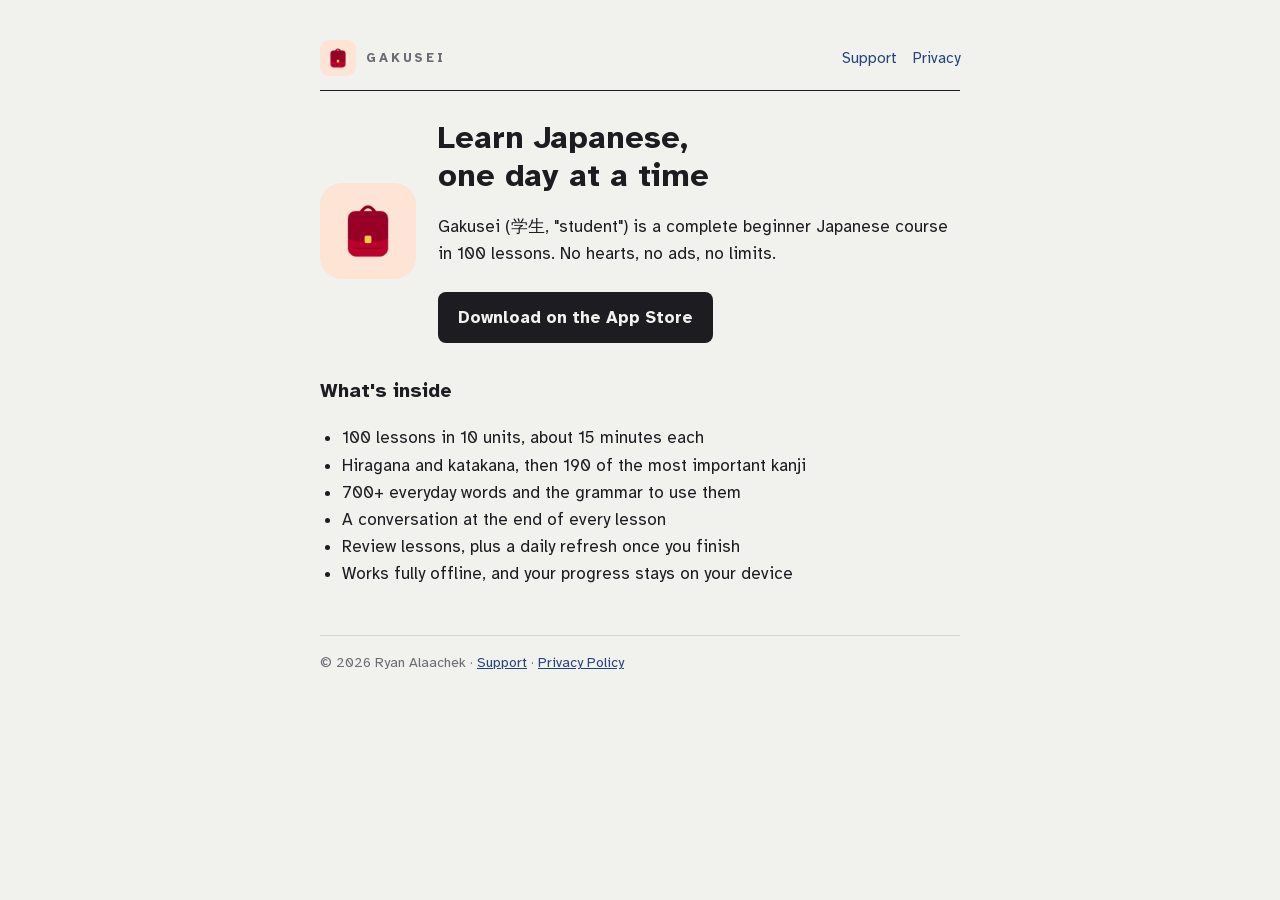
<file: index.html>
<!doctype html>
<html lang="en">
<head>
<meta charset="utf-8">
<meta name="viewport" content="width=device-width, initial-scale=1, viewport-fit=cover">
<title>Gakusei: Learn Japanese</title>
<meta name="description" content="A complete beginner Japanese course: 100 lessons, kana, 190 kanji and a conversation in every lesson. No hearts, no ads.">
<link rel="stylesheet" href="style.css">
<link rel="icon" href="icon-180.png">
</head>
<body>
<main>
  <header><a href="index.html"><img class="mark" src="icon-180.png" alt=""><span class="word">Gakusei</span></a>
    <nav><a href="support.html">Support</a><a href="privacy.html">Privacy</a></nav></header>

  <div class="hero">
    <img src="icon-512.png" alt="Gakusei app icon">
    <div>
      <h1>Learn Japanese, one day at a time</h1>
      <p>Gakusei (学生, "student") is a complete beginner Japanese course in 100 lessons. No hearts, no ads, no limits.</p>
      <a class="store" href="#">Download on the App Store</a>
    </div>
  </div>

  <h2>What's inside</h2>
  <ul>
    <li>100 lessons in 10 units, about 15 minutes each</li>
    <li>Hiragana and katakana, then 190 of the most important kanji</li>
    <li>700+ everyday words and the grammar to use them</li>
    <li>A conversation at the end of every lesson</li>
    <li>Review lessons, plus a daily refresh once you finish</li>
    <li>Works fully offline, and your progress stays on your device</li>
  </ul>

  <footer>© 2026 Ryan Alaachek · <a href="support.html">Support</a> · <a href="privacy.html">Privacy Policy</a></footer>
</main>
</body>
</html>
</file>
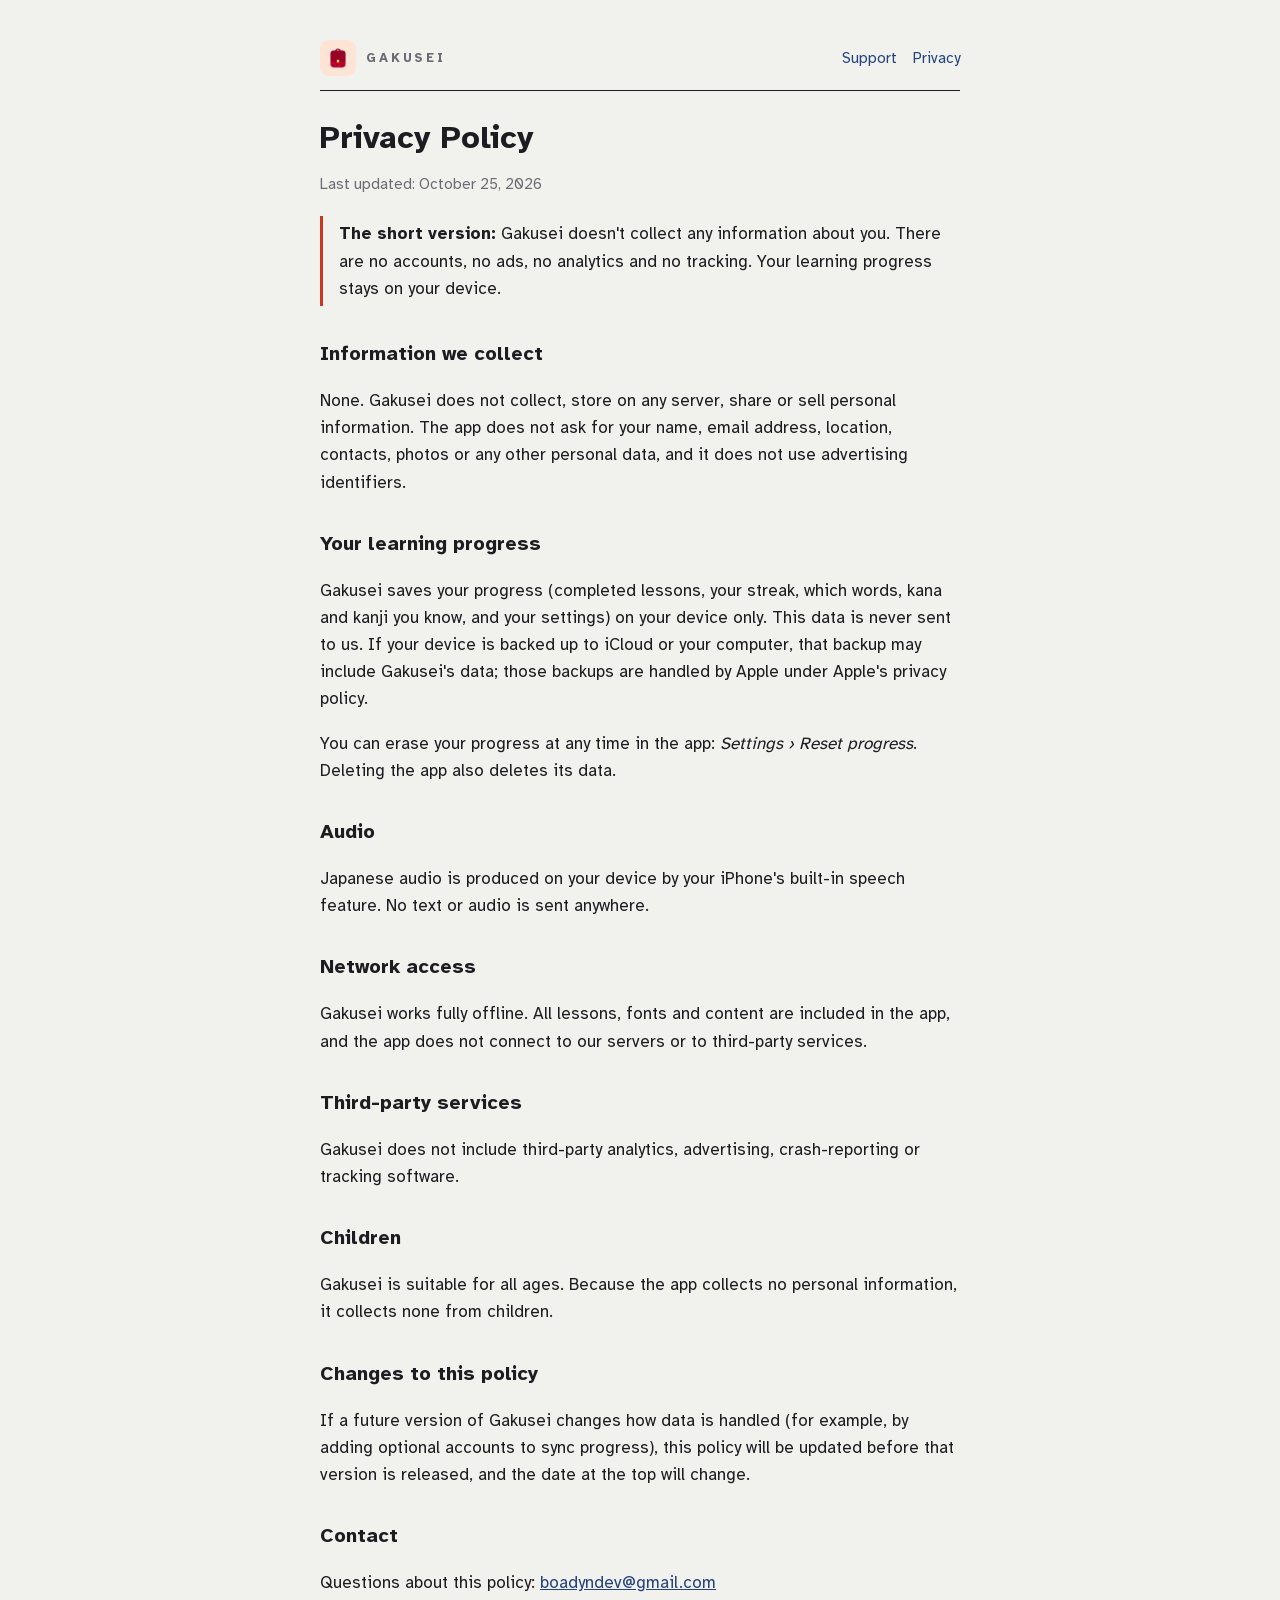
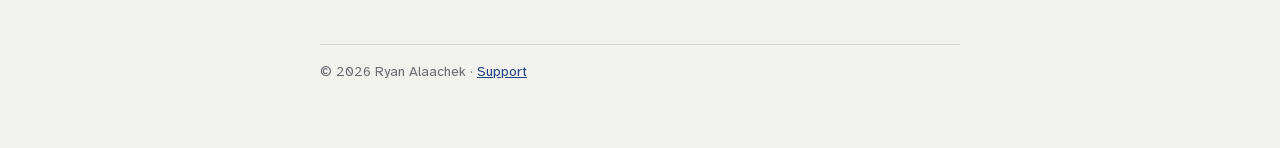
<file: privacy.html>
<!doctype html>
<html lang="en">
<head>
<meta charset="utf-8">
<meta name="viewport" content="width=device-width, initial-scale=1, viewport-fit=cover">
<title>Privacy Policy – Gakusei</title>
<meta name="description" content="Gakusei's privacy policy: Gakusei does not collect any personal data.">
<link rel="stylesheet" href="style.css">
<link rel="icon" href="icon-180.png">
</head>
<body>
<main>
  <header><a href="index.html"><img class="mark" src="icon-180.png" alt=""><span class="word">Gakusei</span></a>
    <nav><a href="support.html">Support</a><a href="privacy.html">Privacy</a></nav></header>

  <h1>Privacy Policy</h1>
  <p class="muted">Last updated: October 25, 2026</p>

  <p class="note"><strong>The short version:</strong> Gakusei doesn't collect any information about you. There are no accounts, no ads, no analytics and no tracking. Your learning progress stays on your device.</p>

  <h2>Information we collect</h2>
  <p>None. Gakusei does not collect, store on any server, share or sell personal information. The app does not ask for your name, email address, location, contacts, photos or any other personal data, and it does not use advertising identifiers.</p>

  <h2>Your learning progress</h2>
  <p>Gakusei saves your progress (completed lessons, your streak, which words, kana and kanji you know, and your settings) on your device only. This data is never sent to us. If your device is backed up to iCloud or your computer, that backup may include Gakusei's data; those backups are handled by Apple under Apple's privacy policy.</p>
  <p>You can erase your progress at any time in the app: <em>Settings › Reset progress</em>. Deleting the app also deletes its data.</p>

  <h2>Audio</h2>
  <p>Japanese audio is produced on your device by your iPhone's built-in speech feature. No text or audio is sent anywhere.</p>

  <h2>Network access</h2>
  <p>Gakusei works fully offline. All lessons, fonts and content are included in the app, and the app does not connect to our servers or to third-party services.</p>

  <h2>Third-party services</h2>
  <p>Gakusei does not include third-party analytics, advertising, crash-reporting or tracking software.</p>

  <h2>Children</h2>
  <p>Gakusei is suitable for all ages. Because the app collects no personal information, it collects none from children.</p>

  <h2>Changes to this policy</h2>
  <p>If a future version of Gakusei changes how data is handled (for example, by adding optional accounts to sync progress), this policy will be updated before that version is released, and the date at the top will change.</p>

  <h2>Contact</h2>
  <p>Questions about this policy: <a href="mailto:boadyndev@gmail.com">boadyndev@gmail.com</a></p>

  <footer>© 2026 Ryan Alaachek · <a href="support.html">Support</a></footer>
</main>
</body>
</html>
</file>
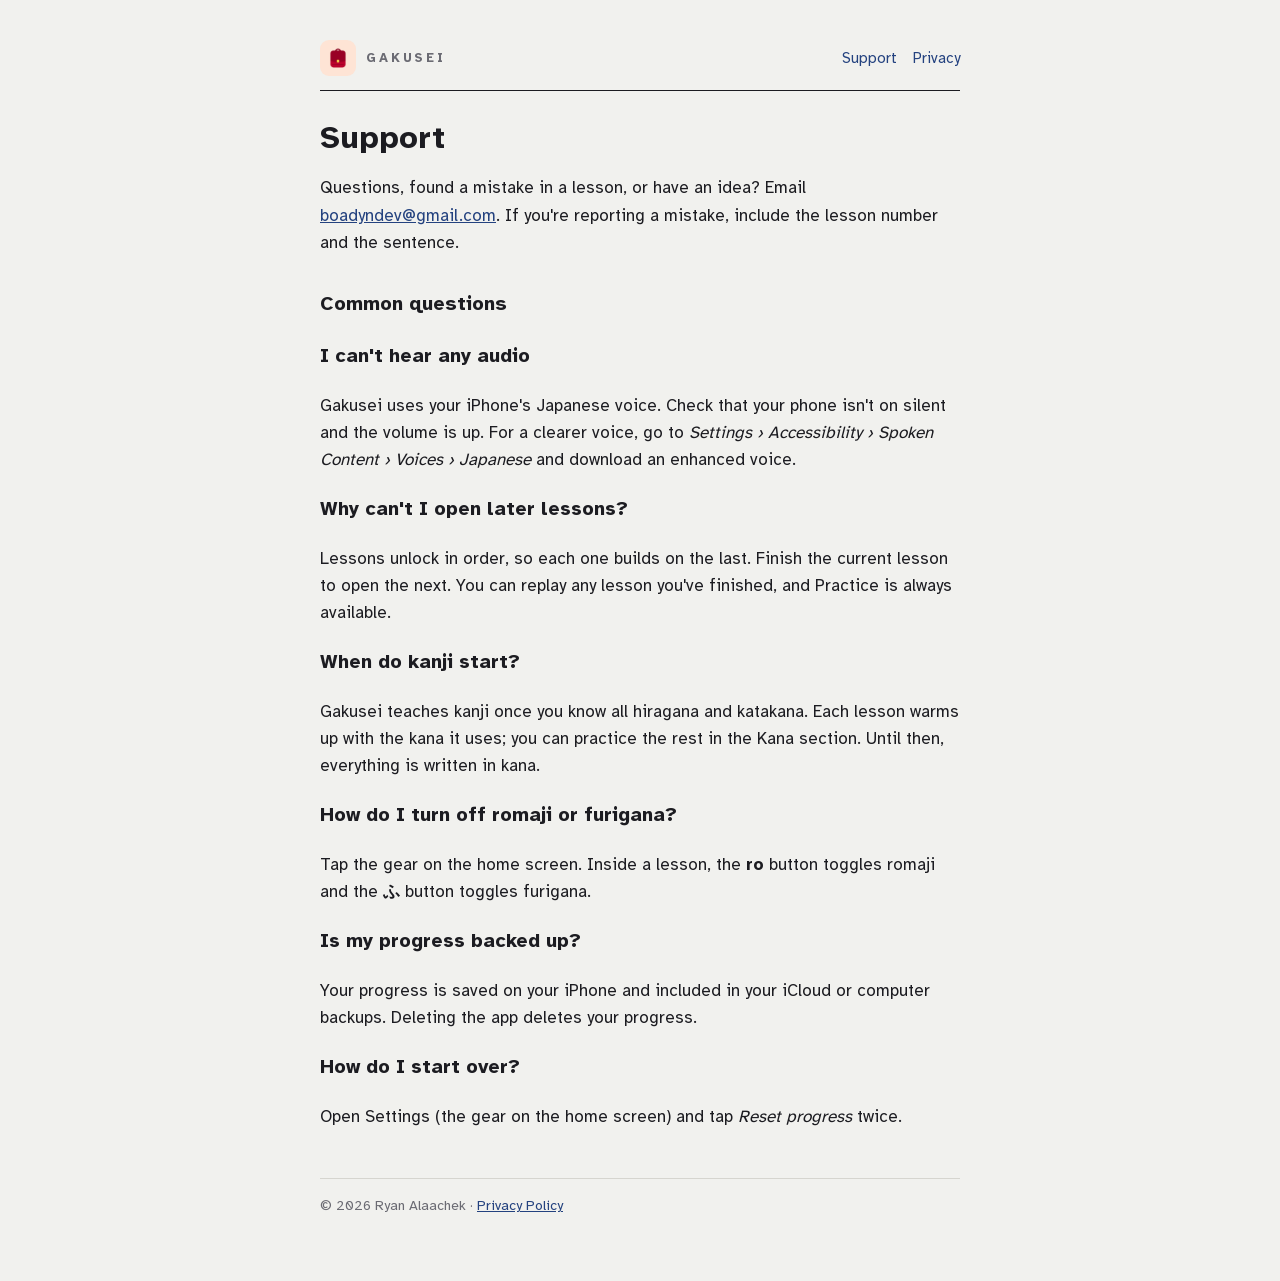
<file: support.html>
<!doctype html>
<html lang="en">
<head>
<meta charset="utf-8">
<meta name="viewport" content="width=device-width, initial-scale=1, viewport-fit=cover">
<title>Support – Gakusei</title>
<meta name="description" content="Help and contact for Gakusei, the Japanese course app.">
<link rel="stylesheet" href="style.css">
<link rel="icon" href="icon-180.png">
</head>
<body>
<main>
  <header><a href="index.html"><img class="mark" src="icon-180.png" alt=""><span class="word">Gakusei</span></a>
    <nav><a href="support.html">Support</a><a href="privacy.html">Privacy</a></nav></header>

  <h1>Support</h1>
  <p>Questions, found a mistake in a lesson, or have an idea? Email <a href="mailto:boadyndev@gmail.com">boadyndev@gmail.com</a>. If you're reporting a mistake, include the lesson number and the sentence.</p>

  <h2>Common questions</h2>

  <h3>I can't hear any audio</h3>
  <p>Gakusei uses your iPhone's Japanese voice. Check that your phone isn't on silent and the volume is up. For a clearer voice, go to <em>Settings › Accessibility › Spoken Content › Voices › Japanese</em> and download an enhanced voice.</p>

  <h3>Why can't I open later lessons?</h3>
  <p>Lessons unlock in order, so each one builds on the last. Finish the current lesson to open the next. You can replay any lesson you've finished, and Practice is always available.</p>

  <h3>When do kanji start?</h3>
  <p>Gakusei teaches kanji once you know all hiragana and katakana. Each lesson warms up with the kana it uses; you can practice the rest in the Kana section. Until then, everything is written in kana.</p>

  <h3>How do I turn off romaji or furigana?</h3>
  <p>Tap the gear on the home screen. Inside a lesson, the <strong>ro</strong> button toggles romaji and the <strong>ふ</strong> button toggles furigana.</p>

  <h3>Is my progress backed up?</h3>
  <p>Your progress is saved on your iPhone and included in your iCloud or computer backups. Deleting the app deletes your progress.</p>

  <h3>How do I start over?</h3>
  <p>Open Settings (the gear on the home screen) and tap <em>Reset progress</em> twice.</p>

  <footer>© 2026 Ryan Alaachek · <a href="privacy.html">Privacy Policy</a></footer>
</main>
</body>
</html>
</file>
<file: style.css>
/* Shared style for the Gakusei website pages (privacy policy, support, home). Same notebook look as the app. */
:root {
  --bg: #F1F1EE; --surface: #FAFAF8; --ink: #1C1C21; --muted: #6B6B73; --line: #D6D5CF; --shu: #C8381F; --accent: #24427F;
  --ui: 'Atkinson Hyperlegible', system-ui, -apple-system, 'Segoe UI', sans-serif;
  --jp: 'Hiragino Sans', 'Noto Sans JP', 'Yu Gothic', sans-serif;
}
@media (prefers-color-scheme: dark) {
  :root { --bg: #16171B; --surface: #1E1F25; --ink: #ECEAE4; --muted: #9C9AA2; --line: #34353D; --shu: #FF6E55; --accent: #93A9E0; color-scheme: dark; }
}
@font-face { font-family: 'Atkinson Hyperlegible'; font-weight: 400; font-display: swap; src: url(fonts/atkinson-400.woff2) format('woff2'); }
@font-face { font-family: 'Atkinson Hyperlegible'; font-weight: 700; font-display: swap; src: url(fonts/atkinson-700.woff2) format('woff2'); }
* { box-sizing: border-box; }
body { margin: 0; background: var(--bg); color: var(--ink); font: 17px/1.6 var(--ui); -webkit-font-smoothing: antialiased; }
main { max-width: 680px; margin: 0 auto; padding: 40px max(20px, env(safe-area-inset-left)) 64px max(20px, env(safe-area-inset-right)); }
header { display: flex; align-items: center; gap: 12px; padding-bottom: 14px; border-bottom: 1.5px solid var(--ink); margin-bottom: 28px; }
header a { color: inherit; text-decoration: none; display: flex; align-items: center; gap: 10px; }
.mark { width: 36px; height: 36px; border-radius: 9px; display: block; }
.word { font-weight: 700; font-size: 13px; letter-spacing: .22em; text-transform: uppercase; color: var(--muted); }
nav { margin-left: auto; display: flex; gap: 16px; font-size: 15px; }
nav a { color: var(--accent); }
h1 { font-size: 32px; line-height: 1.2; margin: 0 0 6px; text-wrap: balance; }
h2 { font-size: 20px; margin: 32px 0 6px; }
p, li { max-width: 62ch; }
.muted { color: var(--muted); font-size: 15px; }
a { color: var(--accent); }
.note { border-left: 3px solid var(--shu); padding: 4px 0 4px 16px; margin: 20px 0; }
ul { padding-left: 22px; }
.hero { display: flex; gap: 22px; align-items: center; margin: 8px 0 24px; }
.hero img { width: 96px; height: 96px; border-radius: 22px; flex: none; }
.store { display: inline-block; margin-top: 8px; padding: 12px 20px; border-radius: 8px; background: var(--ink); color: var(--bg); text-decoration: none; font-weight: 700; }
footer { margin-top: 48px; padding-top: 16px; border-top: 1px solid var(--line); color: var(--muted); font-size: 14px; }
@media (max-width: 480px) { header { flex-wrap: wrap; } nav { margin-left: 0; width: 100%; } .hero { flex-direction: column; align-items: flex-start; } }
</file>
